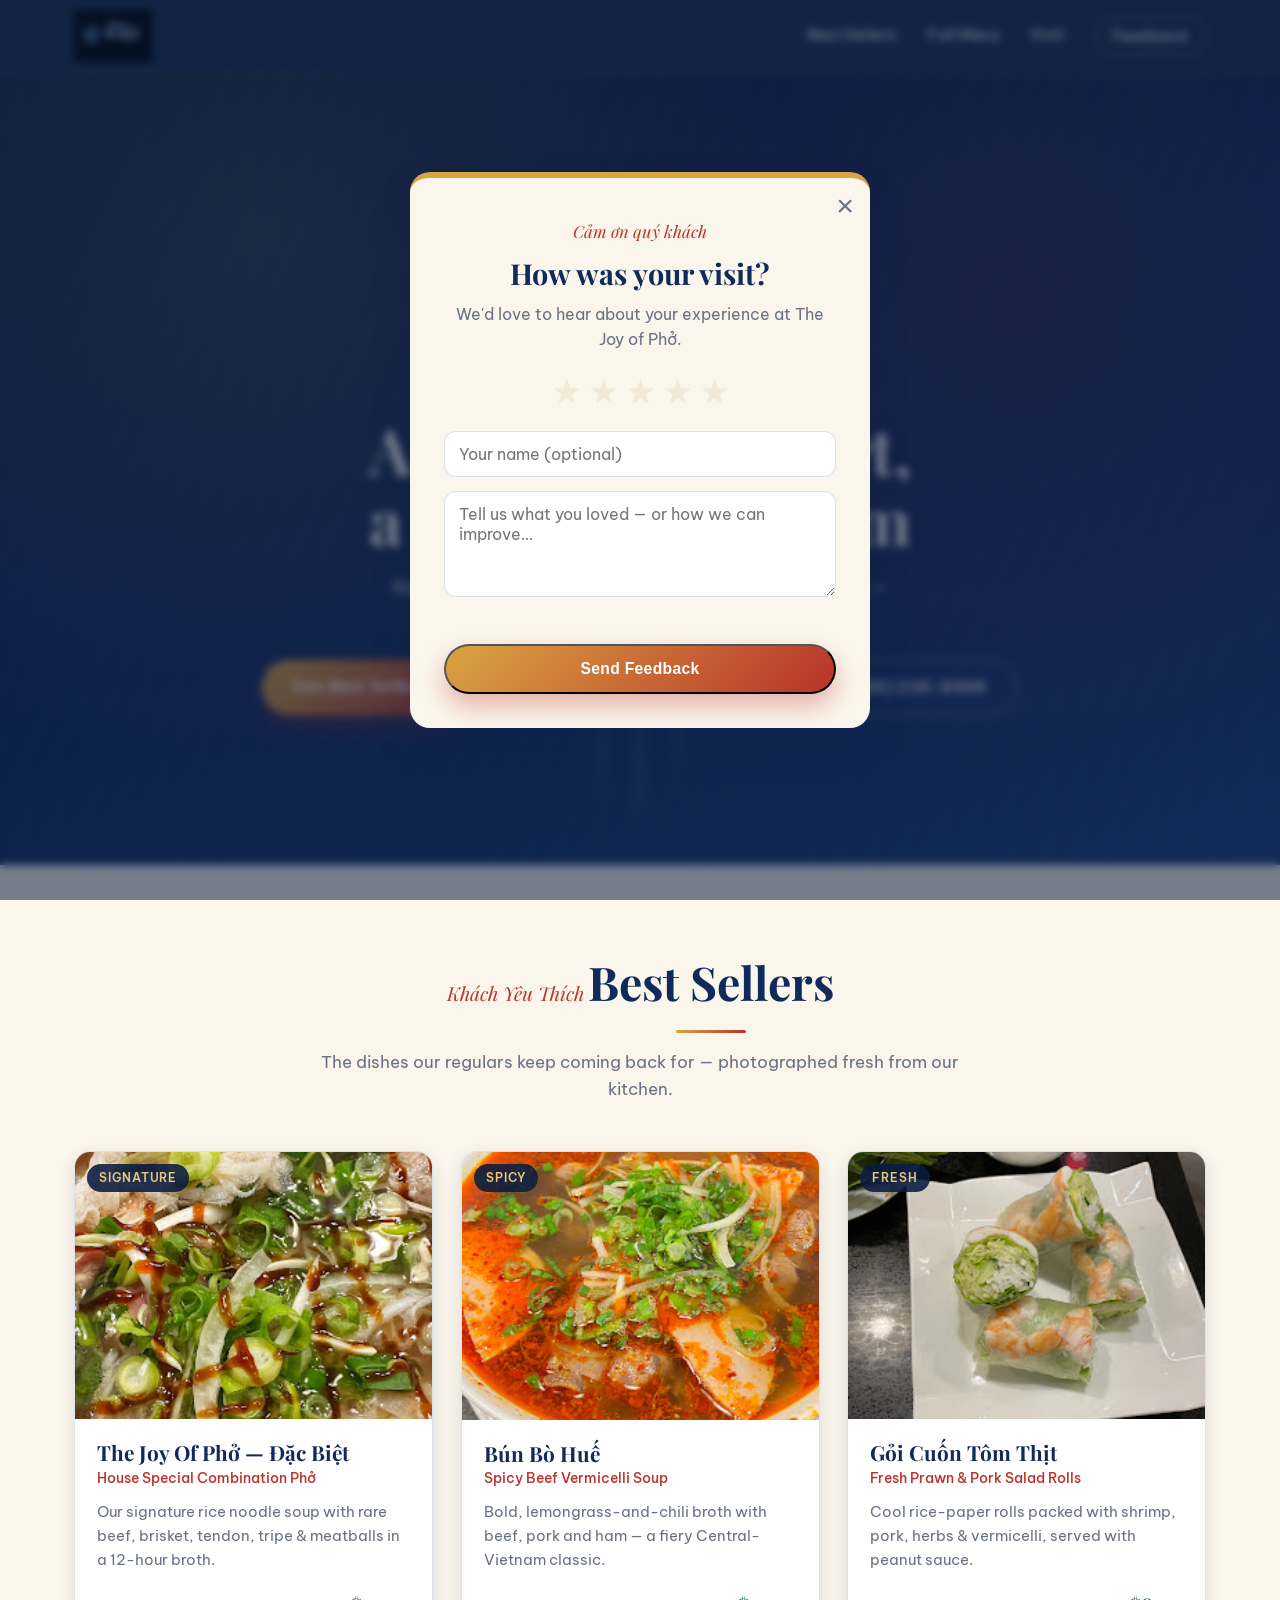
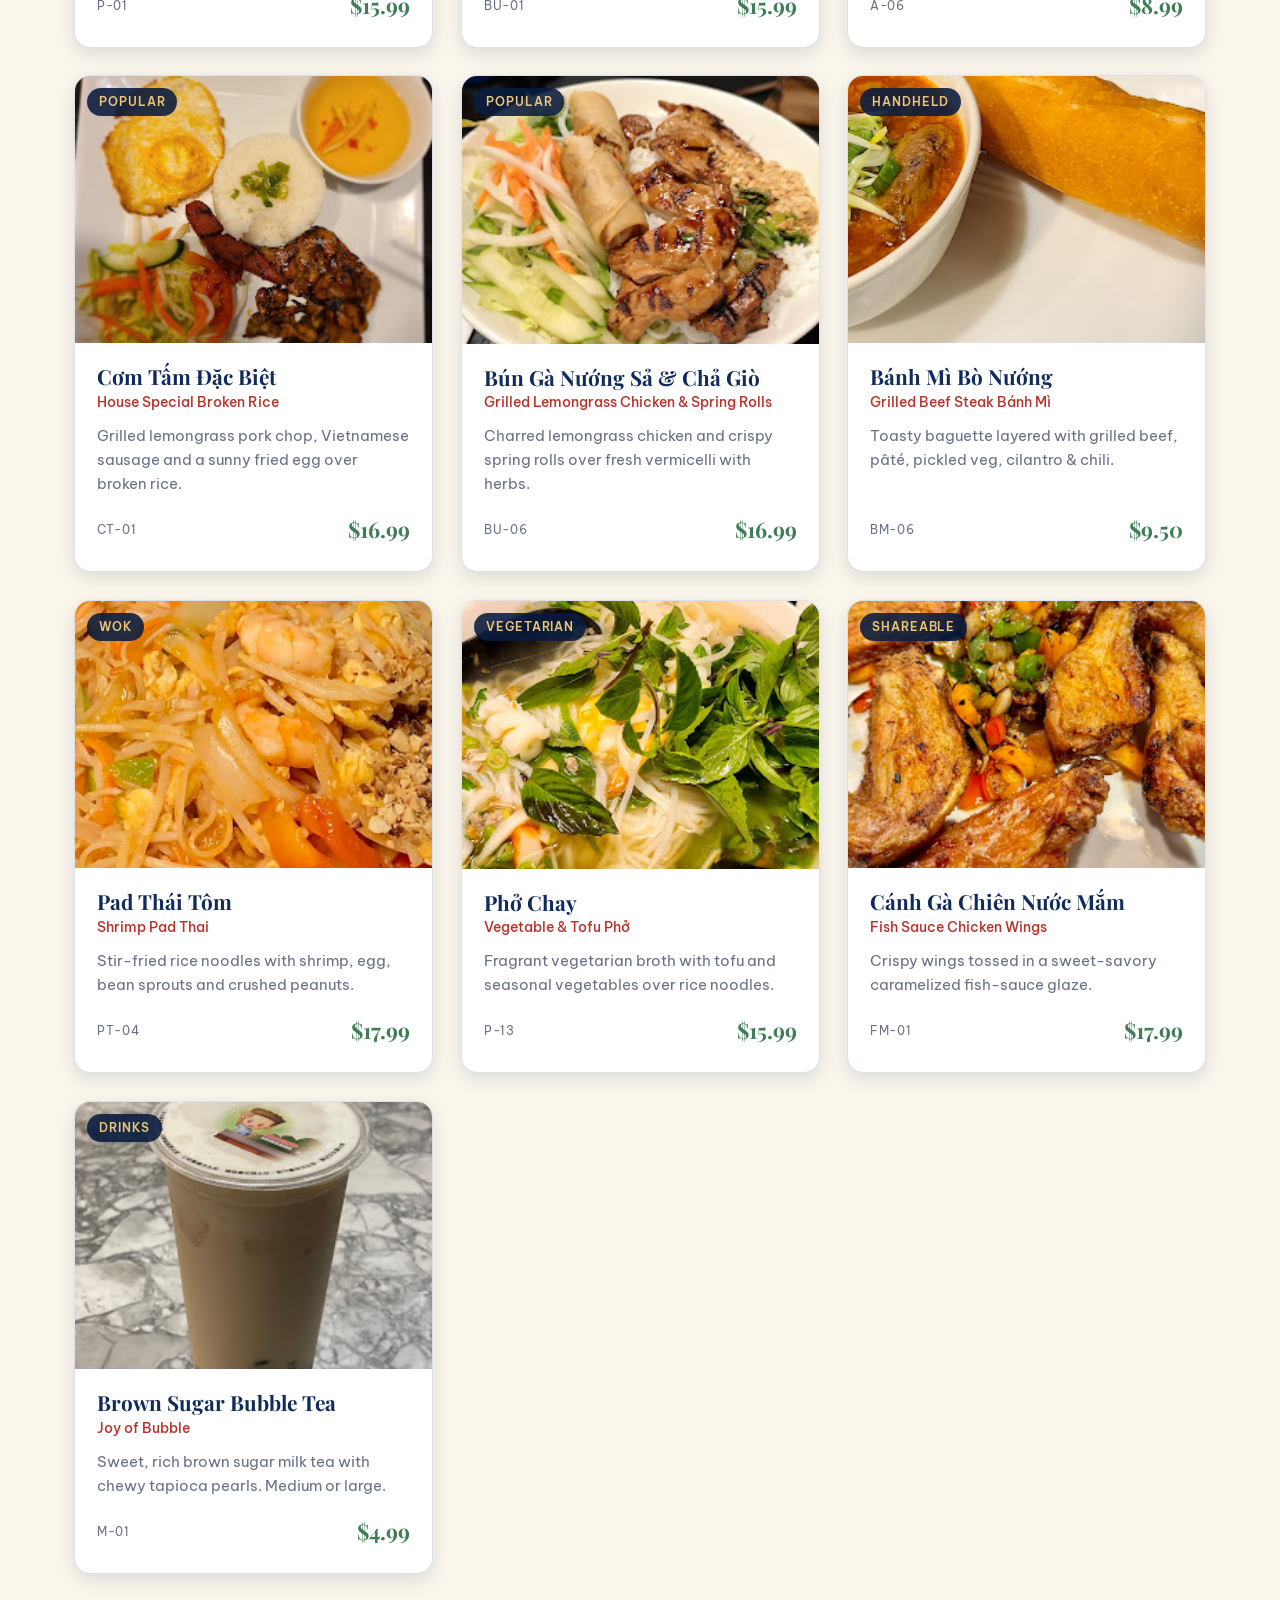
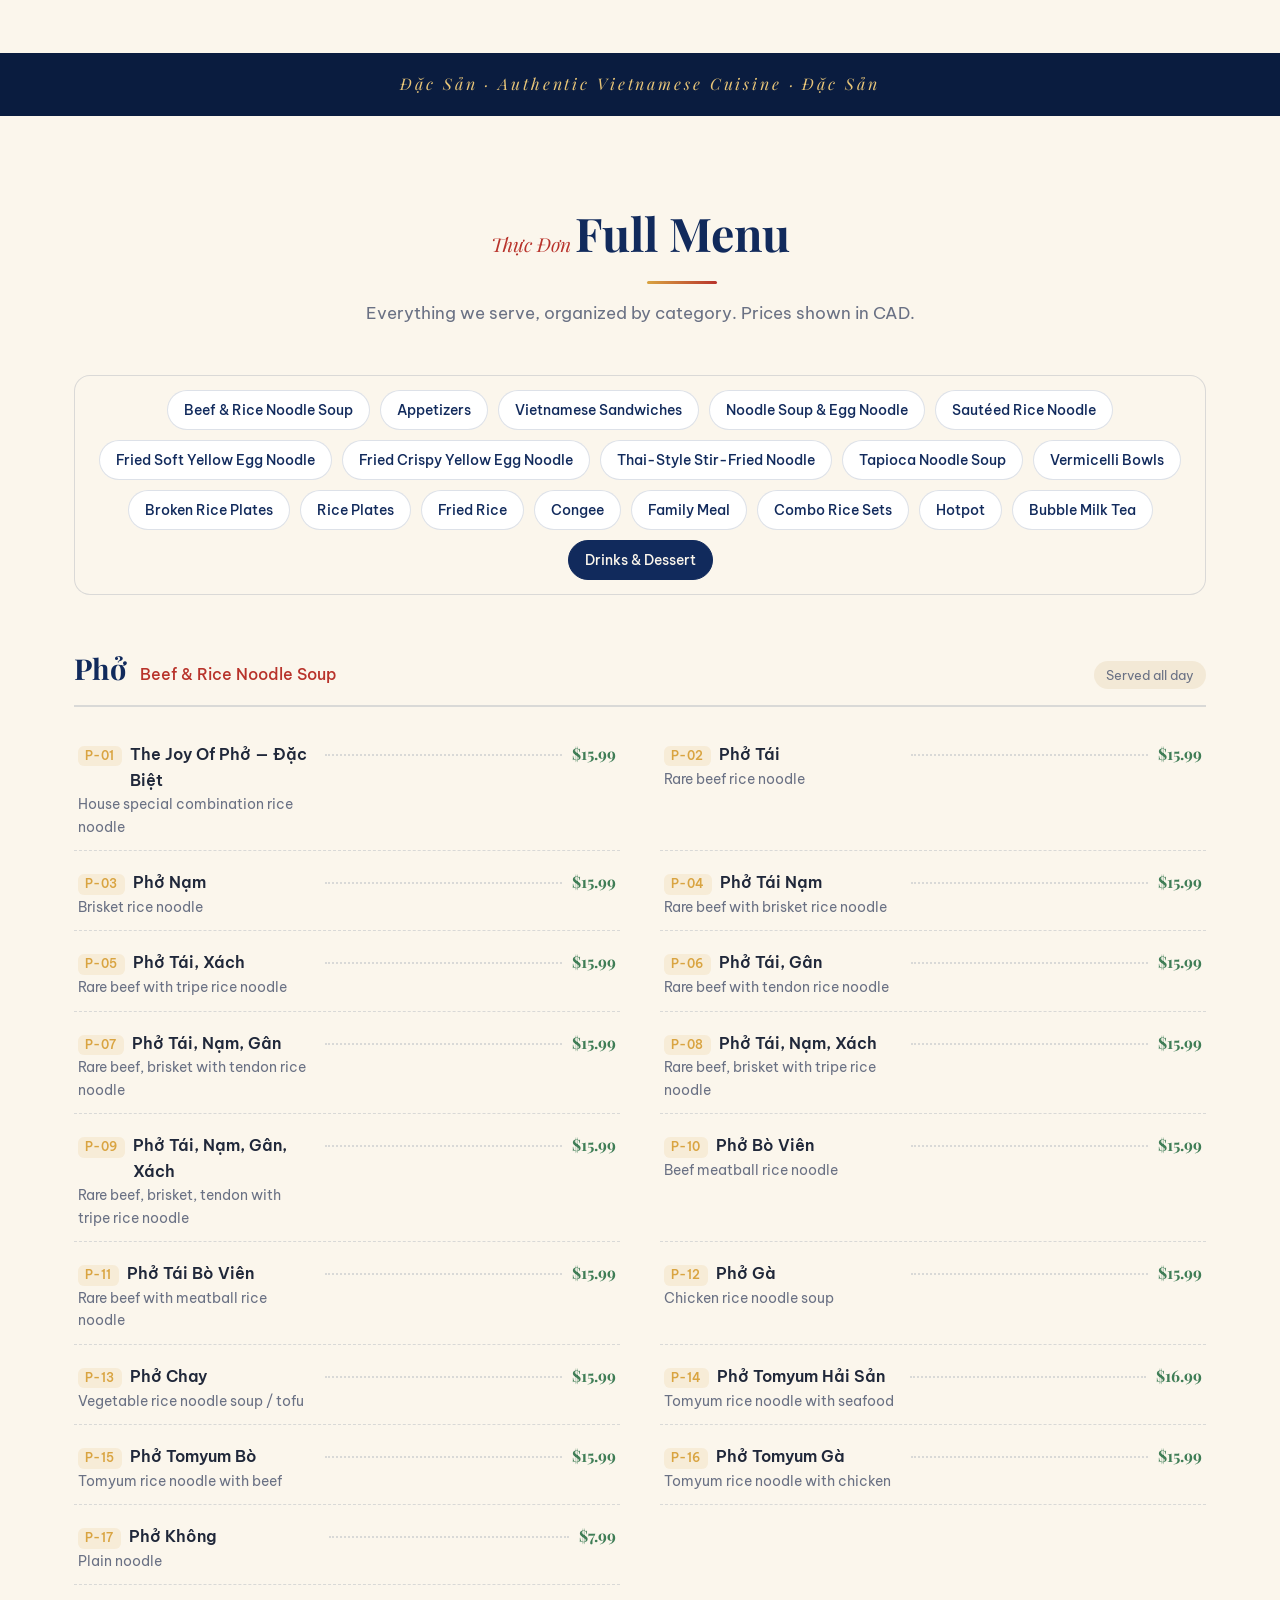
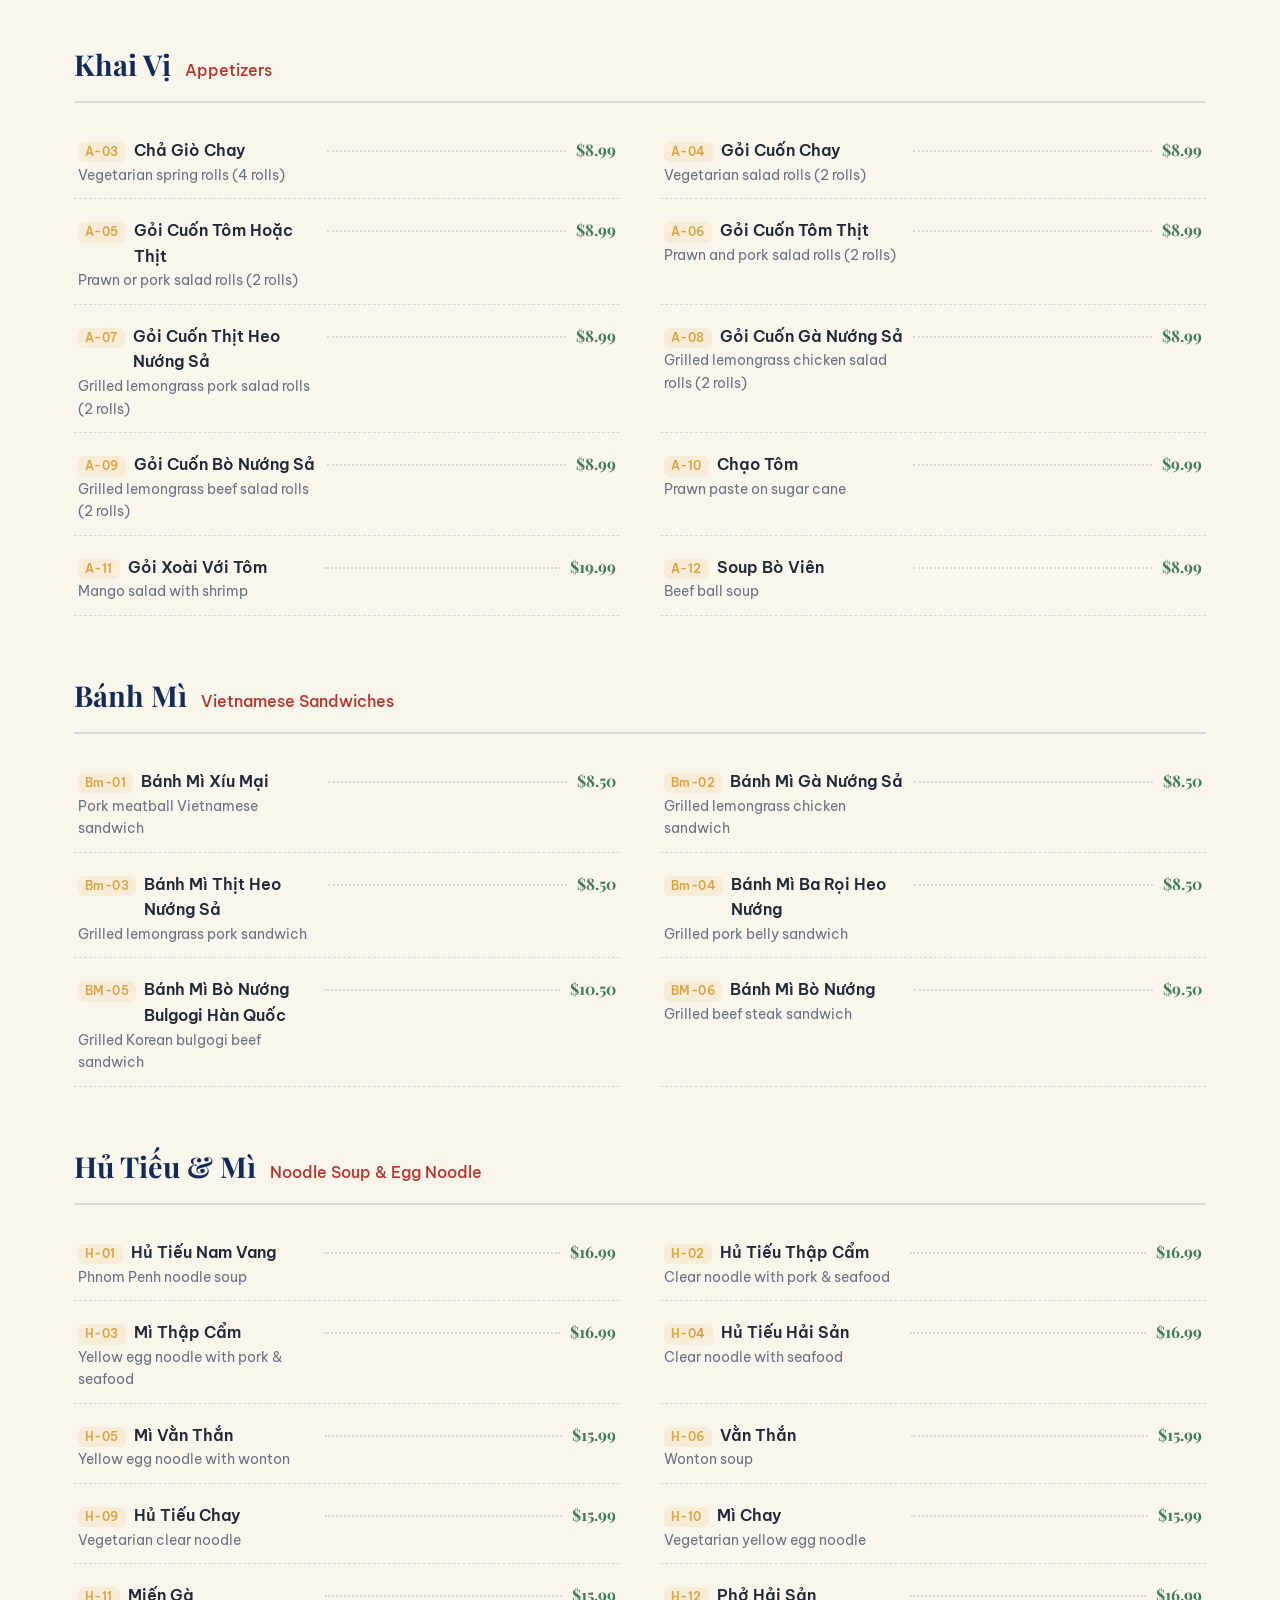
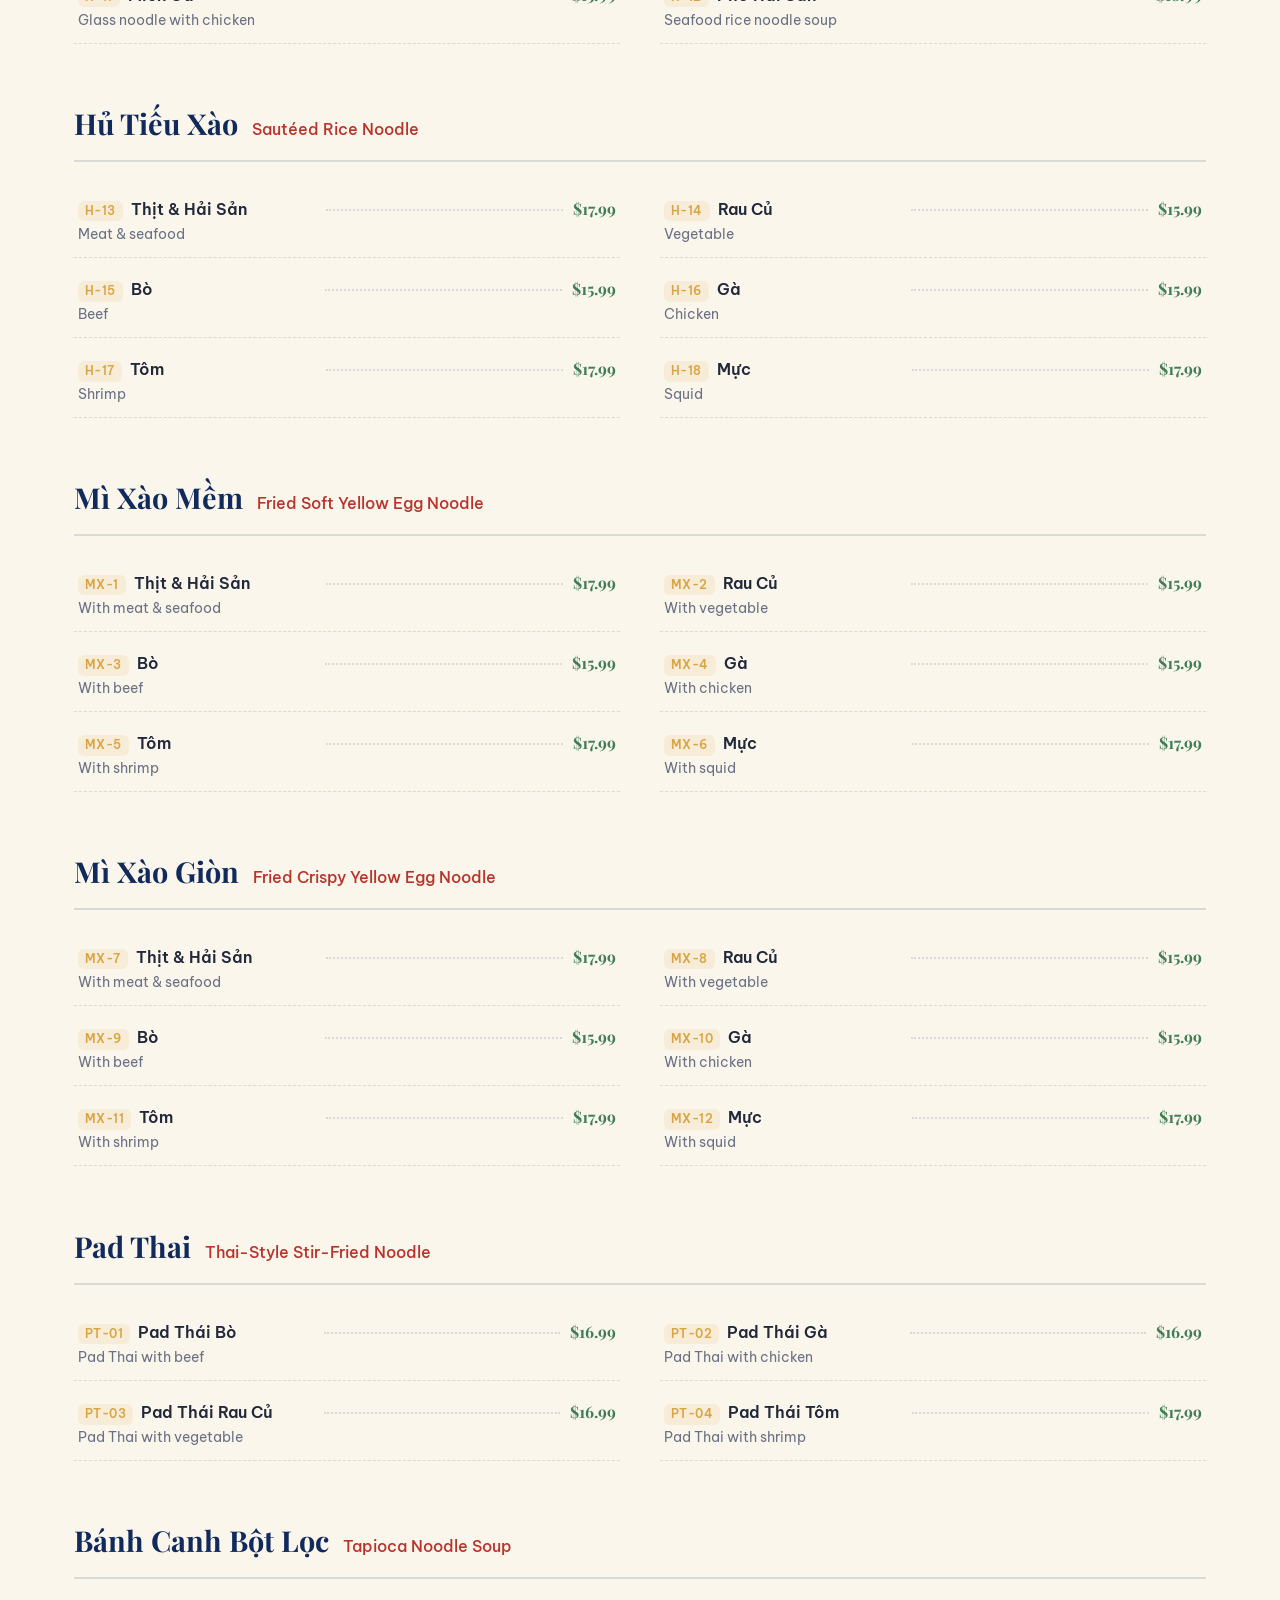
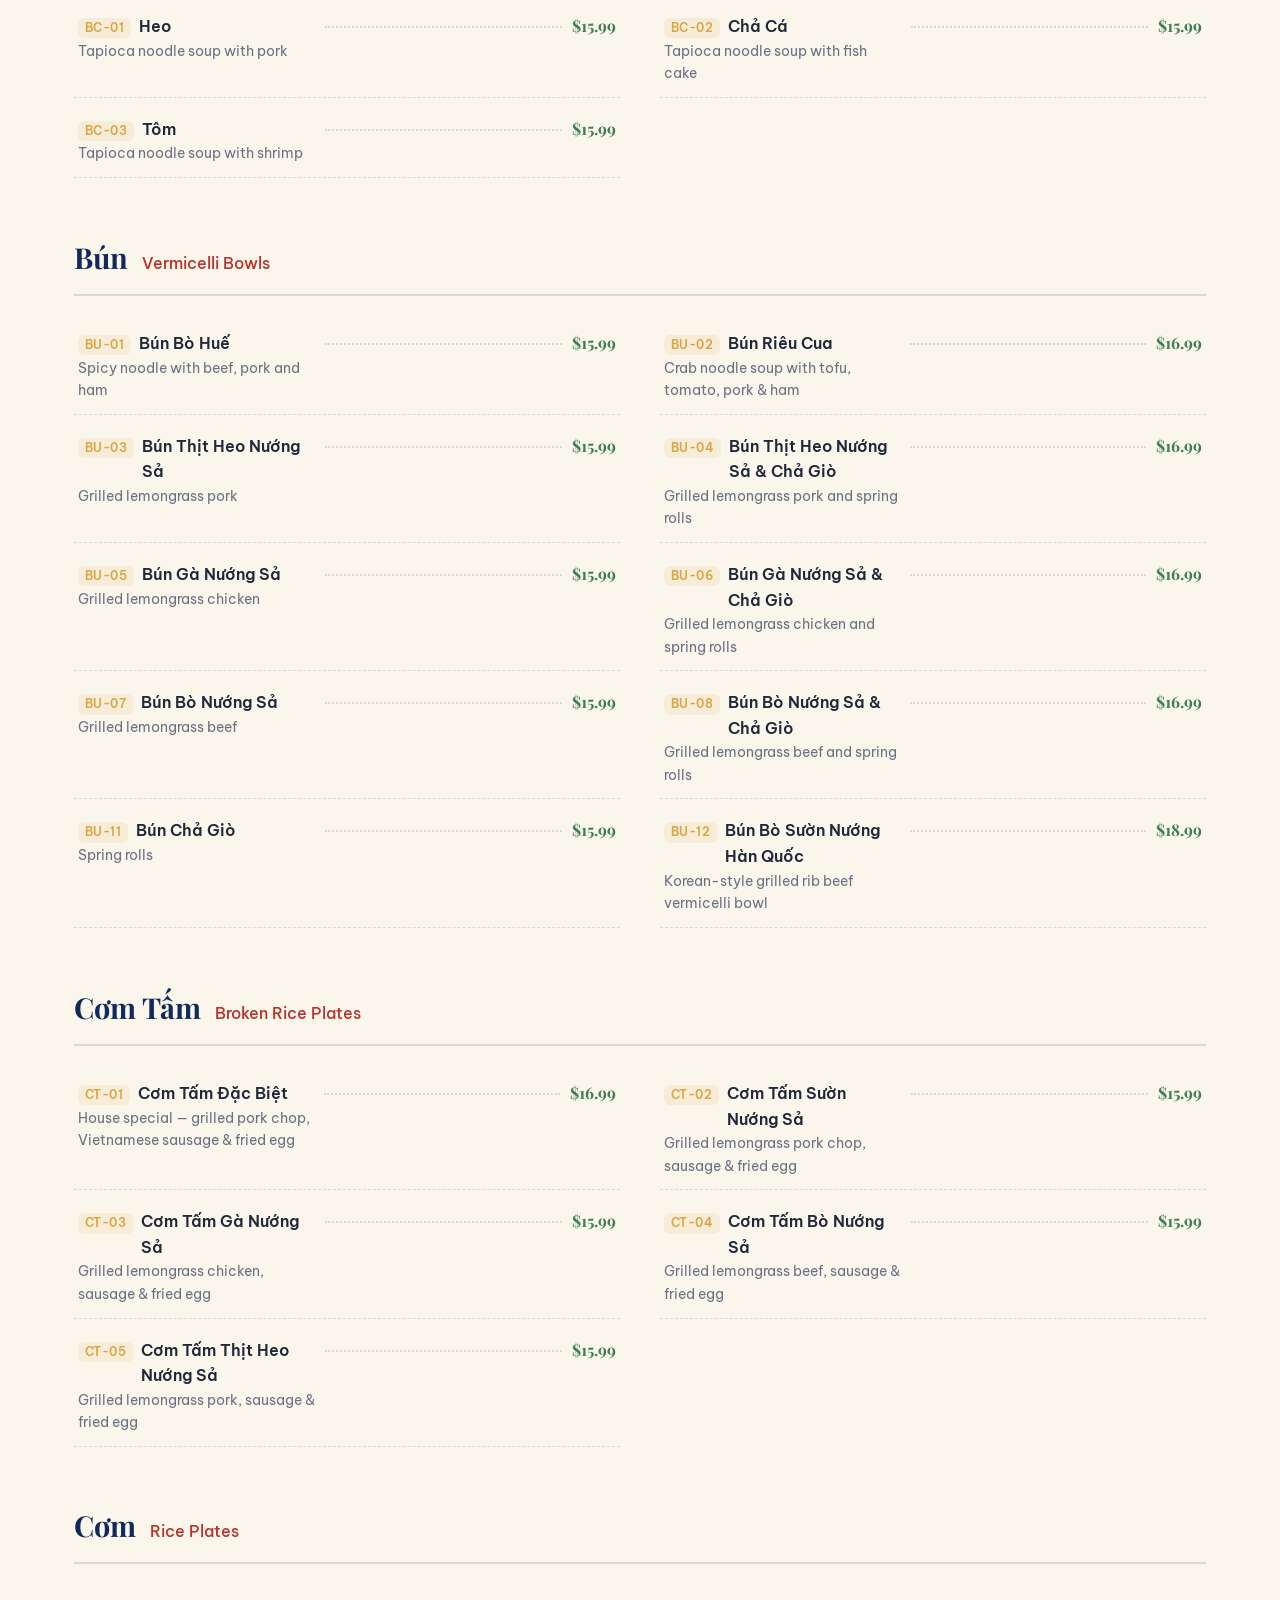
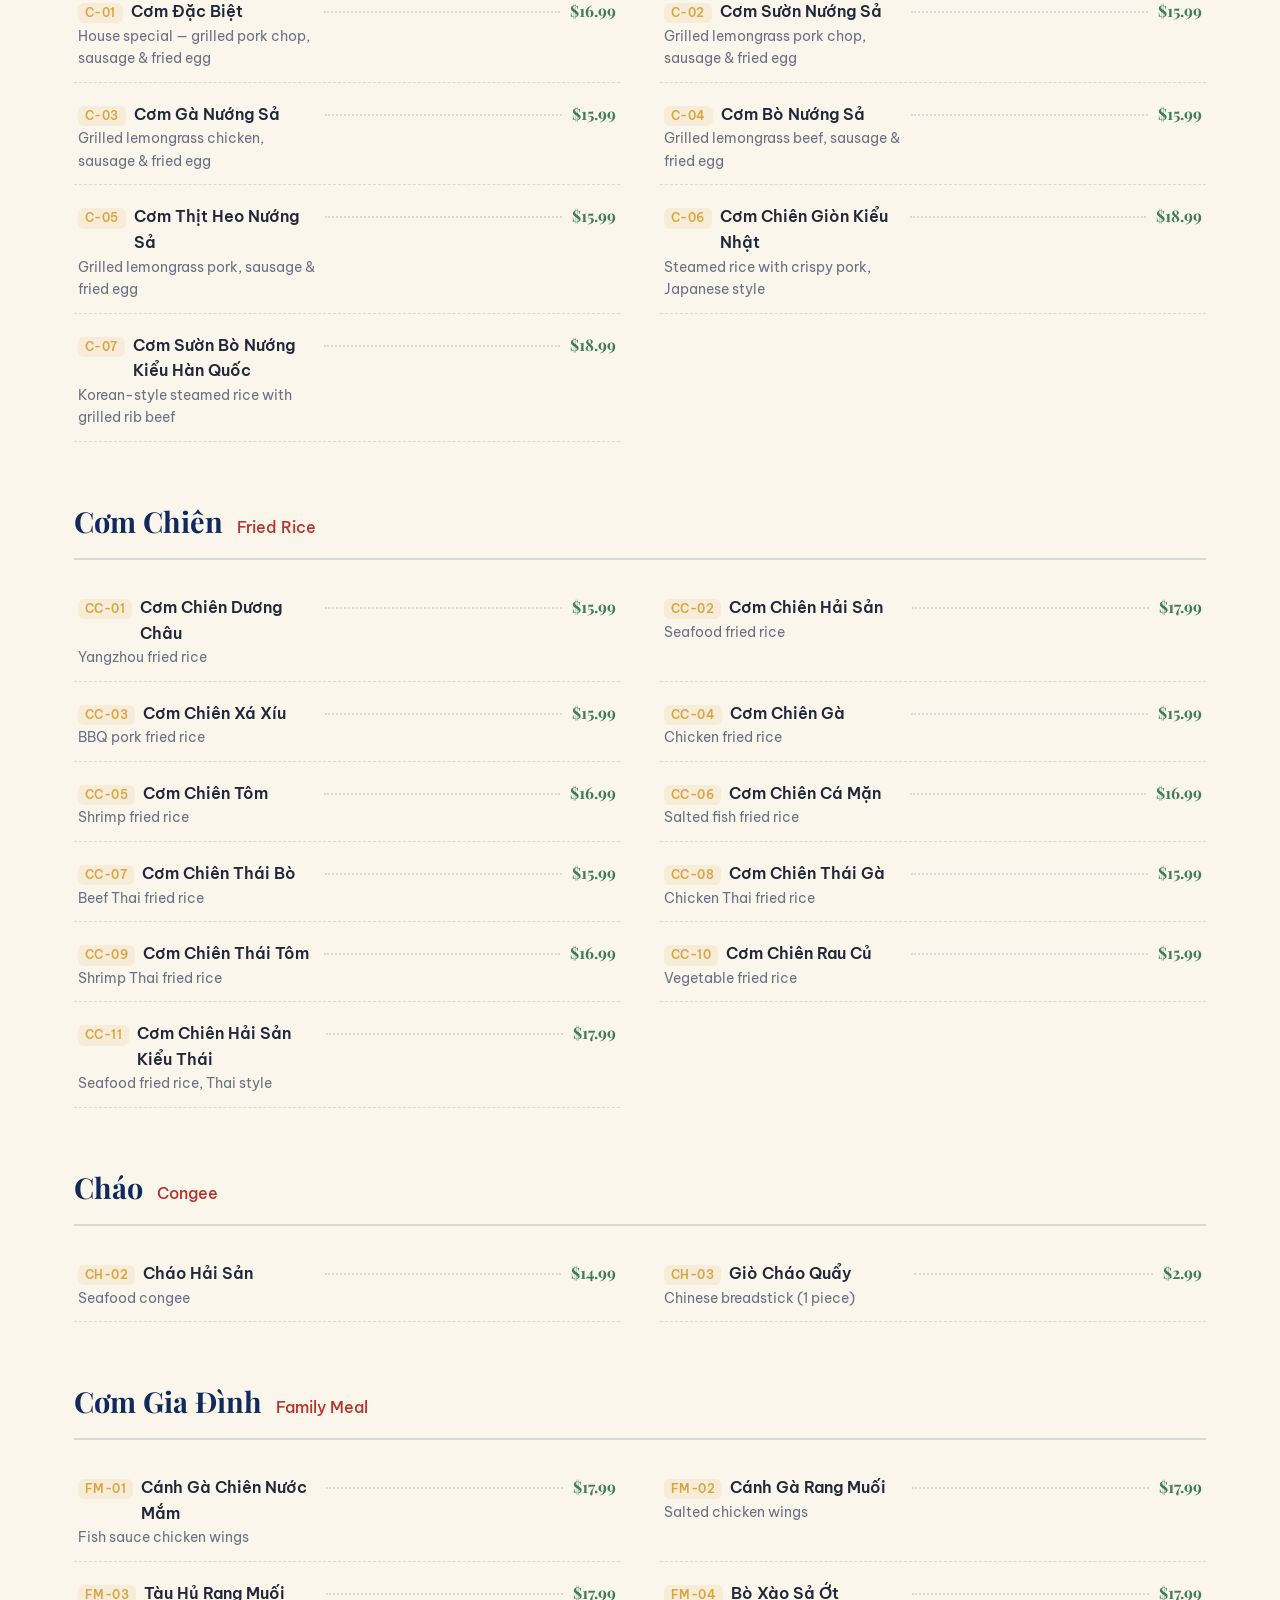
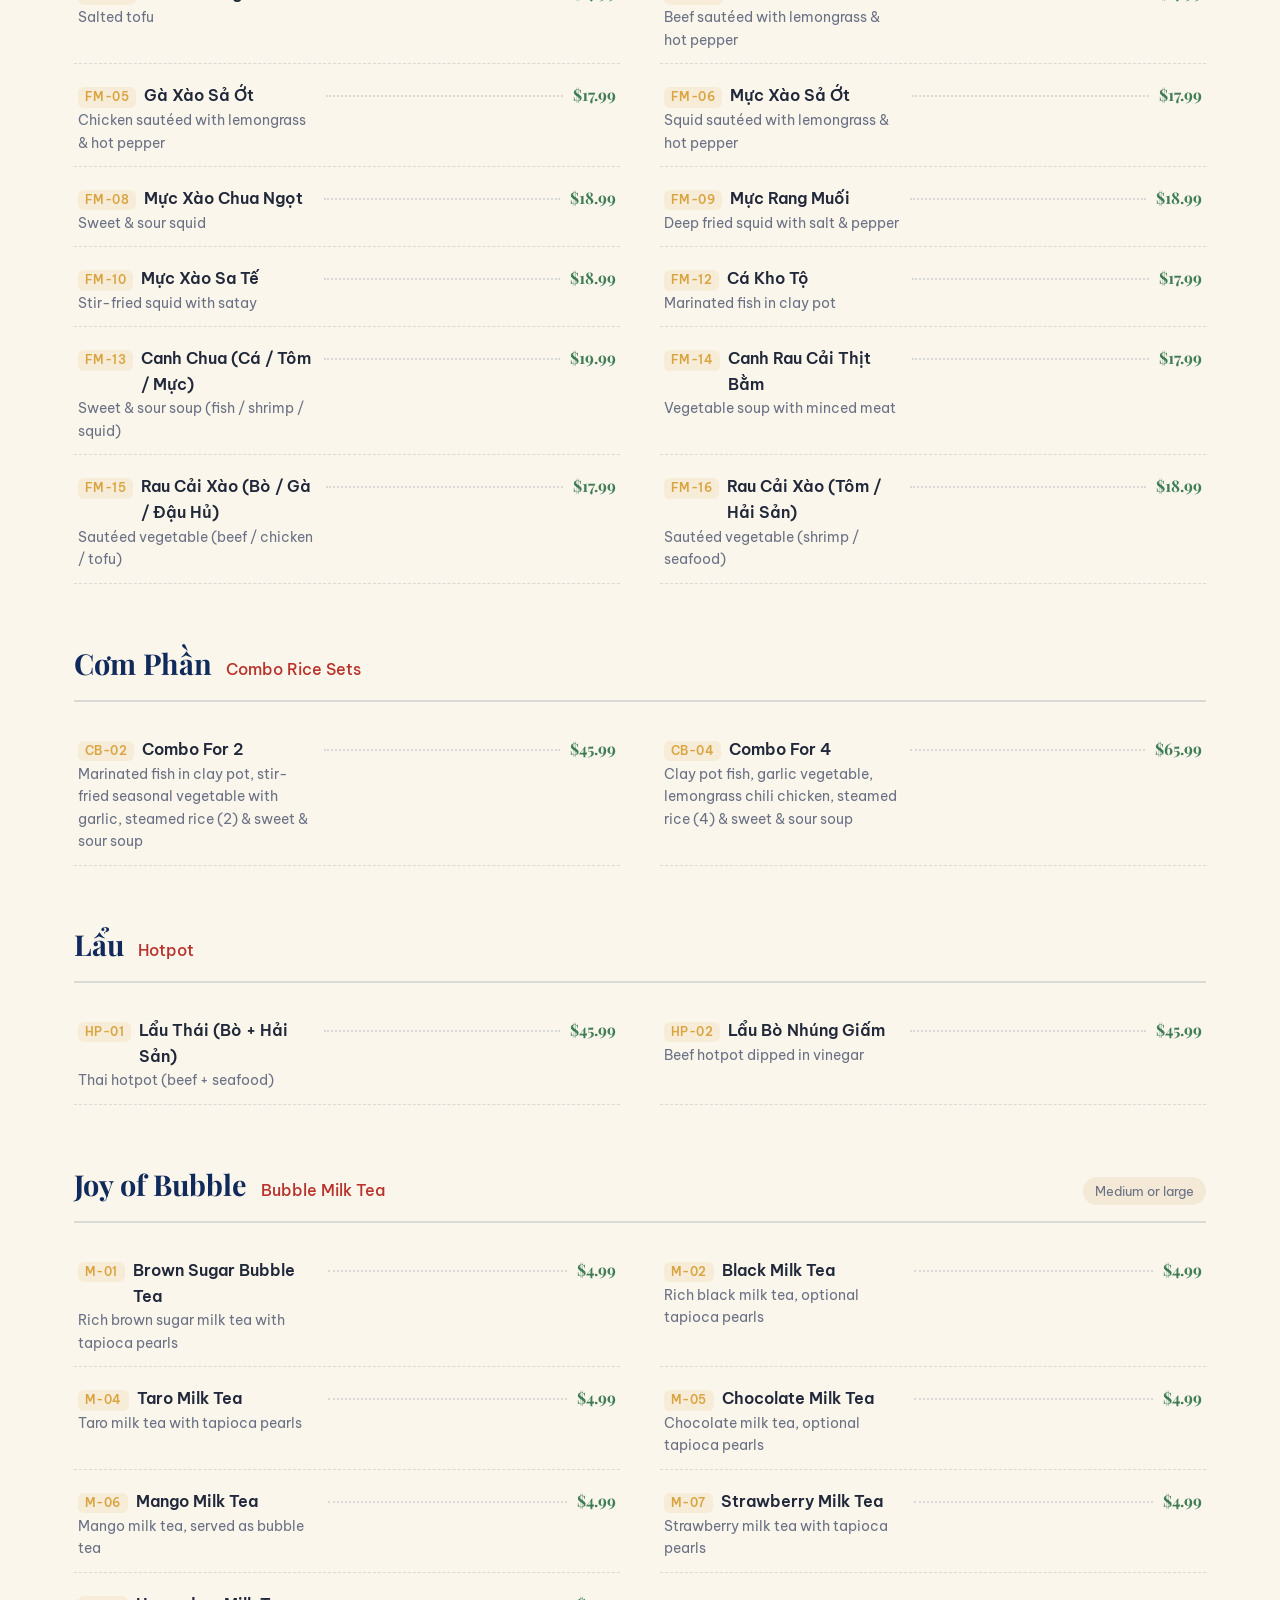
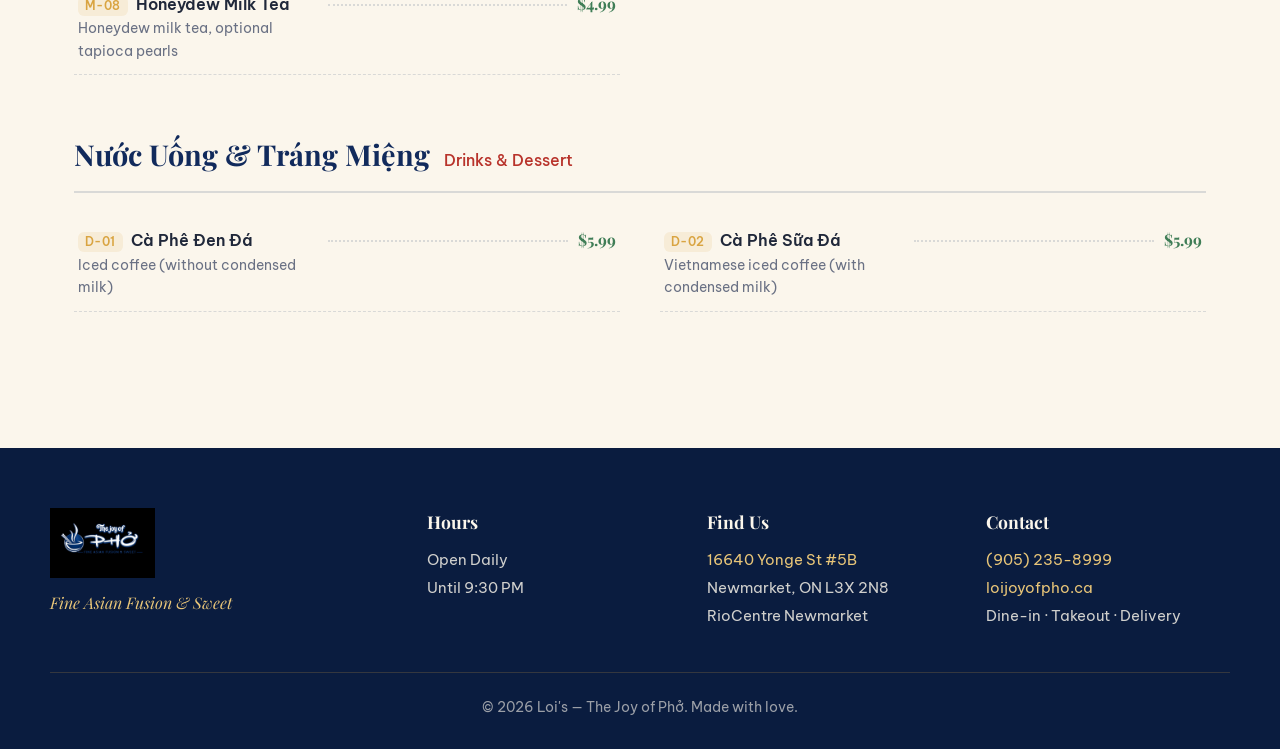
<file: index.html>
<!DOCTYPE html>
<html lang="en">
<head>
  <meta charset="UTF-8" />
  <meta name="viewport" content="width=device-width, initial-scale=1.0, viewport-fit=cover" />
  <title>Loi's — The Joy of Phở | Fine Asian Fusion</title>
  <meta name="description" content="Loi's — The Joy of Phở. Authentic Vietnamese pho, banh mi, vermicelli bowls, broken rice and bubble tea. Fine Asian fusion & sweet." />
  <meta name="theme-color" content="#0a1c3f" />
  <meta name="mobile-web-app-capable" content="yes" />
  <meta name="apple-mobile-web-app-capable" content="yes" />
  <meta name="apple-mobile-web-app-status-bar-style" content="black-translucent" />
  <meta name="apple-mobile-web-app-title" content="Joy of Phở" />
  <link rel="apple-touch-icon" href="assets/brand/logo.png" />
  <link rel="preconnect" href="https://fonts.googleapis.com" />
  <link rel="preconnect" href="https://fonts.gstatic.com" crossorigin />
  <link href="https://fonts.googleapis.com/css2?family=Playfair+Display:ital,wght@0,500;0,700;1,500&family=Be+Vietnam+Pro:wght@300;400;500;600;700&display=swap" rel="stylesheet" />
  <link rel="icon" type="image/png" href="assets/brand/logo.png" />
  <link rel="stylesheet" href="css/styles.css" />
</head>
<body>
  <!-- Top nav -->
  <header class="site-header" id="top">
    <div class="nav-inner">
      <a class="brand" href="#top">
        <img src="assets/brand/logo.png" alt="Loi's The Joy of Phở logo" />
      </a>
      <nav class="nav-links" id="navLinks">
        <a href="#best-sellers">Best Sellers</a>
        <a href="#menu">Full Menu</a>
        <a href="#visit">Visit</a>
        <a href="feedback.html" class="nav-feedback">Feedback</a>
      </nav>
      <button class="nav-toggle" id="navToggle" aria-label="Toggle navigation">
        <span></span><span></span><span></span>
      </button>
    </div>
  </header>

  <!-- Hero -->
  <section class="hero">
    <div class="hero-overlay"></div>
    <div class="hero-content">
      <img class="hero-logo" src="assets/brand/logo.png" alt="Loi's The Joy of Phở" />
      <p class="hero-kicker">Fine Asian Fusion &amp; Sweet</p>
      <h1 class="hero-title">A bowl of comfort,<br />a taste of Việt Nam</h1>
      <p class="hero-sub">
        Slow-simmered broths, fresh herbs and family recipes — served with joy, all day long.
      </p>
      <div class="hero-actions">
        <a class="btn btn-primary" href="#best-sellers">See Best Sellers</a>
        <a class="btn btn-ghost" href="#menu">Browse Full Menu</a>
        <a class="btn btn-ghost" href="tel:+19052358999">Call to Order · (905) 235-8999</a>
      </div>
    </div>
    <div class="steam-wrap" aria-hidden="true">
      <span class="steam"></span><span class="steam"></span><span class="steam"></span>
    </div>
  </section>

  <!-- Best sellers -->
  <section class="section best-sellers" id="best-sellers">
    <div class="section-head">
      <span class="eyebrow">Khách Yêu Thích</span>
      <h2 class="section-title">Best Sellers</h2>
      <p class="section-desc">The dishes our regulars keep coming back for — photographed fresh from our kitchen.</p>
    </div>
    <div class="bestseller-grid" id="bestSellerGrid"><!-- injected by JS --></div>
  </section>

  <!-- Divider -->
  <div class="band">
    <span class="band-text">Đặc Sản · Authentic Vietnamese Cuisine · Đặc Sản</span>
  </div>

  <!-- Full menu -->
  <section class="section menu" id="menu">
    <div class="section-head">
      <span class="eyebrow">Thực Đơn</span>
      <h2 class="section-title">Full Menu</h2>
      <p class="section-desc">Everything we serve, organized by category. Prices shown in CAD.</p>
    </div>

    <nav class="cat-nav" id="catNav"><!-- injected by JS --></nav>

    <div class="menu-list" id="menuList"><!-- injected by JS --></div>
  </section>

  <!-- Visit / footer -->
  <footer class="site-footer" id="visit">
    <div class="footer-inner">
      <div class="footer-brand">
        <img src="assets/brand/logo.png" alt="Loi's The Joy of Phở" />
        <p>Fine Asian Fusion &amp; Sweet</p>
      </div>
      <div class="footer-col">
        <h3>Hours</h3>
        <p>Open Daily</p>
        <p>Until 9:30 PM</p>
      </div>
      <div class="footer-col">
        <h3>Find Us</h3>
        <p><a href="https://maps.google.com/?q=16640+Yonge+St+5B+Newmarket+ON+L3X+2N8" target="_blank" rel="noopener">16640 Yonge St #5B</a></p>
        <p>Newmarket, ON L3X 2N8</p>
        <p>RioCentre Newmarket</p>
      </div>
      <div class="footer-col">
        <h3>Contact</h3>
        <p><a href="tel:+19052358999">(905) 235-8999</a></p>
        <p><a href="https://loijoyofpho.ca" target="_blank" rel="noopener">loijoyofpho.ca</a></p>
        <p>Dine-in · Takeout · Delivery</p>
      </div>
    </div>
    <p class="footer-note">© <span id="year"></span> Loi's — The Joy of Phở. Made with love.</p>
  </footer>

  <!-- Feedback popup -->
  <div class="modal-overlay" id="feedbackModal" aria-hidden="true">
    <div class="modal" role="dialog" aria-modal="true" aria-labelledby="feedbackTitle">
      <button class="modal-close" id="feedbackClose" aria-label="Close feedback">&times;</button>
      <div class="modal-body" id="feedbackFormWrap">
        <span class="modal-eyebrow">Cảm ơn quý khách</span>
        <h2 class="modal-title" id="feedbackTitle">How was your visit?</h2>
        <p class="modal-sub">We'd love to hear about your experience at The Joy of Phở.</p>

        <form id="feedbackForm" novalidate>
          <div class="rating" id="ratingStars" role="radiogroup" aria-label="Star rating">
            <button type="button" class="star" data-value="1" aria-label="1 star">&#9733;</button>
            <button type="button" class="star" data-value="2" aria-label="2 stars">&#9733;</button>
            <button type="button" class="star" data-value="3" aria-label="3 stars">&#9733;</button>
            <button type="button" class="star" data-value="4" aria-label="4 stars">&#9733;</button>
            <button type="button" class="star" data-value="5" aria-label="5 stars">&#9733;</button>
          </div>

          <div class="field-row">
            <input type="text" id="fbName" placeholder="Your name (optional)" autocomplete="name" />
          </div>
          <div class="field-row">
            <textarea id="fbMessage" rows="4" placeholder="Tell us what you loved — or how we can improve…"></textarea>
          </div>
          <p class="form-error" id="fbError"></p>
          <button type="submit" class="btn btn-primary modal-submit">Send Feedback</button>
        </form>
      </div>

      <div class="modal-body modal-thanks" id="feedbackThanks" hidden>
        <div class="thanks-mark">&#10003;</div>
        <h2 class="modal-title">Cảm ơn!</h2>
        <p class="modal-sub">Thank you for your feedback — we hope to see you again soon.</p>
        <button type="button" class="btn btn-primary" id="feedbackDone">Close</button>
      </div>
    </div>
  </div>

  <!-- Mobile quick-call button -->
  <a class="fab-call" href="tel:+19052358999" aria-label="Call to order">
    <svg viewBox="0 0 24 24" aria-hidden="true"><path d="M6.6 10.8c1.4 2.8 3.8 5.2 6.6 6.6l2.2-2.2c.3-.3.7-.4 1-.2 1.1.4 2.3.6 3.6.6.6 0 1 .4 1 1V20c0 .6-.4 1-1 1C10.6 21 3 13.4 3 4c0-.6.4-1 1-1h3.4c.6 0 1 .4 1 1 0 1.3.2 2.5.6 3.6.1.4 0 .8-.3 1l-2.1 2.2z"/></svg>
    <span>Call</span>
  </a>

  <script src="js/menu-data.js"></script>
  <script src="js/app.js"></script>
</body>
</html>
</file>
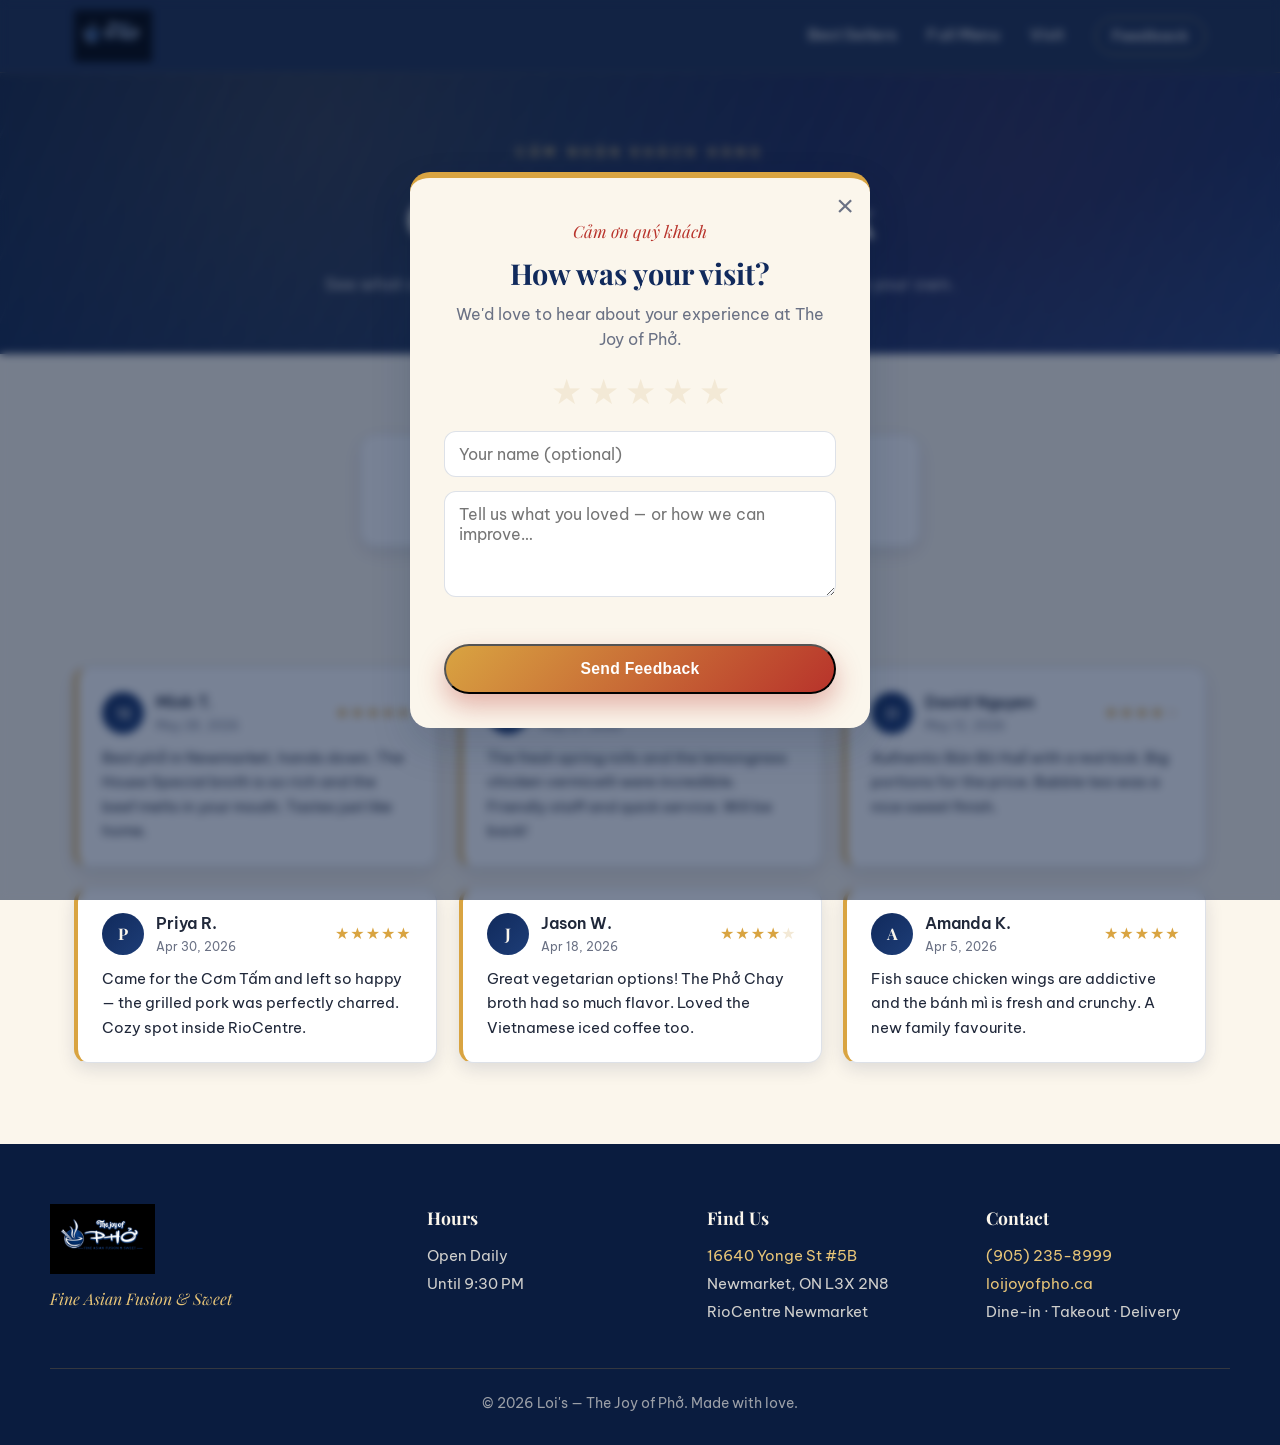
<file: feedback.html>
<!DOCTYPE html>
<html lang="en">
<head>
  <meta charset="UTF-8" />
  <meta name="viewport" content="width=device-width, initial-scale=1.0, viewport-fit=cover" />
  <title>Customer Feedback | Loi's — The Joy of Phở</title>
  <meta name="description" content="Read reviews from guests of Loi's — The Joy of Phở, and share your own experience." />
  <meta name="theme-color" content="#0a1c3f" />
  <meta name="mobile-web-app-capable" content="yes" />
  <meta name="apple-mobile-web-app-capable" content="yes" />
  <meta name="apple-mobile-web-app-status-bar-style" content="black-translucent" />
  <meta name="apple-mobile-web-app-title" content="Joy of Phở" />
  <link rel="apple-touch-icon" href="assets/brand/logo.png" />
  <link rel="preconnect" href="https://fonts.googleapis.com" />
  <link rel="preconnect" href="https://fonts.gstatic.com" crossorigin />
  <link href="https://fonts.googleapis.com/css2?family=Playfair+Display:ital,wght@0,500;0,700;1,500&family=Be+Vietnam+Pro:wght@300;400;500;600;700&display=swap" rel="stylesheet" />
  <link rel="icon" type="image/png" href="assets/brand/logo.png" />
  <link rel="stylesheet" href="css/styles.css" />
</head>
<body>
  <!-- Top nav -->
  <header class="site-header" id="top">
    <div class="nav-inner">
      <a class="brand" href="index.html">
        <img src="assets/brand/logo.png" alt="Loi's The Joy of Phở logo" />
      </a>
      <nav class="nav-links" id="navLinks">
        <a href="index.html#best-sellers">Best Sellers</a>
        <a href="index.html#menu">Full Menu</a>
        <a href="index.html#visit">Visit</a>
        <a href="feedback.html" class="nav-feedback" aria-current="page">Feedback</a>
      </nav>
      <button class="nav-toggle" id="navToggle" aria-label="Toggle navigation">
        <span></span><span></span><span></span>
      </button>
    </div>
  </header>

  <!-- Page hero -->
  <section class="page-hero">
    <div class="page-hero-content">
      <p class="hero-kicker">Cảm Nhận Khách Hàng</p>
      <h1 class="page-hero-title">Customer Feedback</h1>
      <p class="page-hero-sub">See what our guests are saying about The Joy of Phở — and share your own.</p>
    </div>
  </section>

  <!-- Feedback / reviews -->
  <section class="section feedback-section" id="feedback">
    <div class="feedback-summary" id="feedbackSummary"><!-- injected by JS --></div>

    <div class="feedback-cta">
      <button class="btn btn-primary" id="openFeedbackBtn">Leave a Review</button>
    </div>

    <div class="review-grid" id="reviewGrid"><!-- injected by JS --></div>
  </section>

  <!-- Footer -->
  <footer class="site-footer">
    <div class="footer-inner">
      <div class="footer-brand">
        <img src="assets/brand/logo.png" alt="Loi's The Joy of Phở" />
        <p>Fine Asian Fusion &amp; Sweet</p>
      </div>
      <div class="footer-col">
        <h3>Hours</h3>
        <p>Open Daily</p>
        <p>Until 9:30 PM</p>
      </div>
      <div class="footer-col">
        <h3>Find Us</h3>
        <p><a href="https://maps.google.com/?q=16640+Yonge+St+5B+Newmarket+ON+L3X+2N8" target="_blank" rel="noopener">16640 Yonge St #5B</a></p>
        <p>Newmarket, ON L3X 2N8</p>
        <p>RioCentre Newmarket</p>
      </div>
      <div class="footer-col">
        <h3>Contact</h3>
        <p><a href="tel:+19052358999">(905) 235-8999</a></p>
        <p><a href="https://loijoyofpho.ca" target="_blank" rel="noopener">loijoyofpho.ca</a></p>
        <p>Dine-in · Takeout · Delivery</p>
      </div>
    </div>
    <p class="footer-note">© <span id="year"></span> Loi's — The Joy of Phở. Made with love.</p>
  </footer>

  <!-- Feedback popup -->
  <div class="modal-overlay" id="feedbackModal" aria-hidden="true">
    <div class="modal" role="dialog" aria-modal="true" aria-labelledby="feedbackTitle">
      <button class="modal-close" id="feedbackClose" aria-label="Close feedback">&times;</button>
      <div class="modal-body" id="feedbackFormWrap">
        <span class="modal-eyebrow">Cảm ơn quý khách</span>
        <h2 class="modal-title" id="feedbackTitle">How was your visit?</h2>
        <p class="modal-sub">We'd love to hear about your experience at The Joy of Phở.</p>

        <form id="feedbackForm" novalidate>
          <div class="rating" id="ratingStars" role="radiogroup" aria-label="Star rating">
            <button type="button" class="star" data-value="1" aria-label="1 star">&#9733;</button>
            <button type="button" class="star" data-value="2" aria-label="2 stars">&#9733;</button>
            <button type="button" class="star" data-value="3" aria-label="3 stars">&#9733;</button>
            <button type="button" class="star" data-value="4" aria-label="4 stars">&#9733;</button>
            <button type="button" class="star" data-value="5" aria-label="5 stars">&#9733;</button>
          </div>

          <div class="field-row">
            <input type="text" id="fbName" placeholder="Your name (optional)" autocomplete="name" />
          </div>
          <div class="field-row">
            <textarea id="fbMessage" rows="4" placeholder="Tell us what you loved — or how we can improve…"></textarea>
          </div>
          <p class="form-error" id="fbError"></p>
          <button type="submit" class="btn btn-primary modal-submit">Send Feedback</button>
        </form>
      </div>

      <div class="modal-body modal-thanks" id="feedbackThanks" hidden>
        <div class="thanks-mark">&#10003;</div>
        <h2 class="modal-title">Cảm ơn!</h2>
        <p class="modal-sub">Thank you for your feedback — we hope to see you again soon.</p>
        <button type="button" class="btn btn-primary" id="feedbackDone">Close</button>
      </div>
    </div>
  </div>

  <!-- Mobile quick-call button -->
  <a class="fab-call" href="tel:+19052358999" aria-label="Call to order">
    <svg viewBox="0 0 24 24" aria-hidden="true"><path d="M6.6 10.8c1.4 2.8 3.8 5.2 6.6 6.6l2.2-2.2c.3-.3.7-.4 1-.2 1.1.4 2.3.6 3.6.6.6 0 1 .4 1 1V20c0 .6-.4 1-1 1C10.6 21 3 13.4 3 4c0-.6.4-1 1-1h3.4c.6 0 1 .4 1 1 0 1.3.2 2.5.6 3.6.1.4 0 .8-.3 1l-2.1 2.2z"/></svg>
    <span>Call</span>
  </a>

  <script src="js/menu-data.js"></script>
  <script src="js/app.js"></script>
</body>
</html>
</file>
<file: css/styles.css>
/* ============================================================
   Loi's — The Joy of Phở
   Palette inspired by the logo (deep navy + white) with warm
   Vietnamese accents (lacquer red, gold, herb green, cream).
   ============================================================ */

:root {
  --navy: #112a5c;
  --navy-deep: #0a1c3f;
  --navy-soft: #1d3d77;
  --cream: #fbf6ec;
  --cream-deep: #f3e9d6;
  --gold: #d9a441;
  --gold-soft: #e8c578;
  --red: #b8332b;
  --red-deep: #8f231d;
  --herb: #3f7d56;
  --ink: #20283a;
  --muted: #6a7184;
  --line: rgba(17, 42, 92, 0.14);
  --shadow: 0 18px 40px rgba(10, 28, 63, 0.16);
  --shadow-sm: 0 6px 18px rgba(10, 28, 63, 0.12);
  --serif: "Playfair Display", Georgia, serif;
  --sans: "Be Vietnam Pro", system-ui, -apple-system, sans-serif;
  --radius: 16px;
  --max: 1180px;
}

* { box-sizing: border-box; margin: 0; padding: 0; }

html { scroll-behavior: smooth; scroll-padding-top: 84px; }

body {
  font-family: var(--sans);
  color: var(--ink);
  background: var(--cream);
  line-height: 1.6;
  -webkit-font-smoothing: antialiased;
  -webkit-tap-highlight-color: transparent;
  -webkit-text-size-adjust: 100%;
  text-size-adjust: 100%;
}

img { max-width: 100%; display: block; }
a { color: inherit; text-decoration: none; }
button, a { -webkit-tap-highlight-color: transparent; }

/* ---------- Header / Nav ---------- */
.site-header {
  position: sticky;
  top: 0;
  z-index: 50;
  background: rgba(10, 28, 63, 0.92);
  backdrop-filter: blur(10px);
  border-bottom: 1px solid rgba(217, 164, 65, 0.25);
}
.nav-inner {
  max-width: var(--max);
  margin: 0 auto;
  padding: 10px 24px;
  display: flex;
  align-items: center;
  justify-content: space-between;
}
.brand img { height: 52px; width: auto; }
.nav-links { display: flex; gap: 30px; }
.nav-links a {
  color: var(--cream);
  font-weight: 500;
  font-size: 0.95rem;
  letter-spacing: 0.02em;
  position: relative;
  padding: 6px 0;
}
.nav-links a::after {
  content: "";
  position: absolute;
  left: 0; bottom: 0;
  width: 0; height: 2px;
  background: var(--gold);
  transition: width 0.25s ease;
}
.nav-links a:hover { color: var(--gold-soft); }
.nav-links a:hover::after { width: 100%; }

.nav-feedback {
  border: 1.5px solid rgba(232, 197, 120, 0.6);
  border-radius: 999px;
  padding: 6px 16px !important;
}
.nav-feedback::after { display: none; }
.nav-feedback:hover { background: rgba(232, 197, 120, 0.14); color: var(--gold-soft); }

.nav-toggle {
  display: none;
  flex-direction: column;
  gap: 5px;
  background: none;
  border: none;
  cursor: pointer;
  padding: 6px;
}
.nav-toggle span {
  width: 26px; height: 2px;
  background: var(--cream);
  transition: 0.3s;
}

/* ---------- Hero ---------- */
.hero {
  position: relative;
  min-height: 88vh;
  display: flex;
  align-items: center;
  justify-content: center;
  text-align: center;
  padding: 80px 24px;
  background:
    radial-gradient(circle at 20% 20%, rgba(217, 164, 65, 0.18), transparent 45%),
    radial-gradient(circle at 80% 30%, rgba(184, 51, 43, 0.18), transparent 40%),
    linear-gradient(160deg, var(--navy-deep), var(--navy) 60%, var(--navy-soft));
  overflow: hidden;
}
.hero::before {
  /* subtle bamboo-stripe texture */
  content: "";
  position: absolute;
  inset: 0;
  background-image: repeating-linear-gradient(
    115deg,
    rgba(255, 255, 255, 0.03) 0px,
    rgba(255, 255, 255, 0.03) 2px,
    transparent 2px,
    transparent 26px
  );
  pointer-events: none;
}
.hero-content { position: relative; max-width: 760px; z-index: 2; }
.hero-logo {
  height: 150px;
  width: auto;
  margin: 0 auto 8px;
  filter: drop-shadow(0 10px 26px rgba(0, 0, 0, 0.45));
}
.hero-kicker {
  font-family: var(--sans);
  text-transform: uppercase;
  letter-spacing: 0.4em;
  font-size: 0.78rem;
  font-weight: 600;
  color: var(--gold-soft);
  margin-bottom: 14px;
}
.hero-title {
  font-family: var(--serif);
  color: var(--cream);
  font-size: clamp(2.2rem, 5.5vw, 4rem);
  line-height: 1.1;
  font-weight: 700;
  margin-bottom: 18px;
  text-shadow: 0 6px 24px rgba(0, 0, 0, 0.35);
}
.hero-sub {
  color: rgba(251, 246, 236, 0.85);
  font-size: 1.1rem;
  max-width: 520px;
  margin: 0 auto 30px;
}
.hero-actions { display: flex; gap: 16px; justify-content: center; flex-wrap: wrap; }

.btn {
  display: inline-block;
  padding: 14px 30px;
  border-radius: 999px;
  font-weight: 600;
  font-size: 0.98rem;
  letter-spacing: 0.02em;
  transition: transform 0.2s ease, box-shadow 0.2s ease, background 0.2s ease;
  cursor: pointer;
}
.btn-primary {
  background: linear-gradient(135deg, var(--gold), var(--red));
  color: #fff;
  box-shadow: 0 12px 26px rgba(184, 51, 43, 0.35);
}
.btn-primary:hover { transform: translateY(-2px); box-shadow: 0 16px 32px rgba(184, 51, 43, 0.45); }
.btn-ghost {
  background: transparent;
  color: var(--cream);
  border: 1.5px solid rgba(232, 197, 120, 0.6);
}
.btn-ghost:hover { background: rgba(232, 197, 120, 0.12); transform: translateY(-2px); }

/* rising steam animation */
.steam-wrap {
  position: absolute;
  bottom: 0; left: 50%;
  transform: translateX(-50%);
  display: flex; gap: 30px;
  z-index: 1;
  opacity: 0.4;
}
.steam {
  width: 8px; height: 120px;
  background: linear-gradient(to top, transparent, rgba(255,255,255,0.5));
  border-radius: 50%;
  filter: blur(6px);
  animation: rise 5s ease-in-out infinite;
}
.steam:nth-child(2) { animation-delay: 1.2s; height: 160px; }
.steam:nth-child(3) { animation-delay: 2.4s; height: 100px; }
@keyframes rise {
  0% { transform: translateY(40px) scaleX(1); opacity: 0; }
  40% { opacity: 0.6; }
  100% { transform: translateY(-40px) scaleX(1.6); opacity: 0; }
}

/* ---------- Inner page hero ---------- */
.page-hero {
  position: relative;
  text-align: center;
  padding: 70px 24px 56px;
  background:
    radial-gradient(circle at 25% 20%, rgba(217, 164, 65, 0.18), transparent 50%),
    radial-gradient(circle at 80% 30%, rgba(184, 51, 43, 0.16), transparent 45%),
    linear-gradient(160deg, var(--navy-deep), var(--navy) 70%, var(--navy-soft));
  overflow: hidden;
}
.page-hero::before {
  content: "";
  position: absolute;
  inset: 0;
  background-image: repeating-linear-gradient(
    115deg,
    rgba(255, 255, 255, 0.03) 0px,
    rgba(255, 255, 255, 0.03) 2px,
    transparent 2px,
    transparent 26px
  );
  pointer-events: none;
}
.page-hero-content { position: relative; z-index: 2; max-width: 640px; margin: 0 auto; }
.page-hero-title {
  font-family: var(--serif);
  color: var(--cream);
  font-size: clamp(2rem, 5vw, 3.2rem);
  font-weight: 700;
  margin: 6px 0 12px;
  text-shadow: 0 6px 24px rgba(0, 0, 0, 0.35);
}
.page-hero-sub { color: rgba(251, 246, 236, 0.85); font-size: 1.05rem; }

/* ---------- Sections ---------- */
.section { max-width: var(--max); margin: 0 auto; padding: 80px 24px; }
.section-head { text-align: center; max-width: 640px; margin: 0 auto 48px; }
.eyebrow {
  display: inline-block;
  font-family: var(--serif);
  font-style: italic;
  color: var(--red);
  font-size: 1.2rem;
  margin-bottom: 8px;
}
.section-title {
  font-family: var(--serif);
  font-size: clamp(2rem, 4vw, 2.9rem);
  color: var(--navy);
  font-weight: 700;
  position: relative;
  display: inline-block;
  padding-bottom: 14px;
}
.section-title::after {
  content: "";
  position: absolute;
  left: 50%; bottom: 0;
  transform: translateX(-50%);
  width: 70px; height: 3px;
  background: linear-gradient(90deg, var(--gold), var(--red));
  border-radius: 3px;
}
.section-desc { color: var(--muted); margin-top: 16px; font-size: 1.04rem; }

/* ---------- Best sellers ---------- */
.bestseller-grid {
  display: grid;
  grid-template-columns: repeat(auto-fill, minmax(290px, 1fr));
  gap: 28px;
}
.dish-card {
  background: #fff;
  border-radius: var(--radius);
  overflow: hidden;
  box-shadow: var(--shadow-sm);
  border: 1px solid var(--line);
  display: flex;
  flex-direction: column;
  transition: transform 0.25s ease, box-shadow 0.25s ease;
}
.dish-card:hover { transform: translateY(-6px); box-shadow: var(--shadow); }
.dish-photo { position: relative; aspect-ratio: 4 / 3; overflow: hidden; background: var(--cream-deep); }
.dish-photo img { width: 100%; height: 100%; object-fit: cover; transition: transform 0.5s ease; }
.dish-card:hover .dish-photo img { transform: scale(1.06); }
.dish-tag {
  position: absolute;
  top: 12px; left: 12px;
  background: rgba(10, 28, 63, 0.88);
  color: var(--gold-soft);
  font-size: 0.72rem;
  font-weight: 600;
  letter-spacing: 0.08em;
  text-transform: uppercase;
  padding: 5px 12px;
  border-radius: 999px;
}
.dish-body { padding: 20px 22px 24px; display: flex; flex-direction: column; flex: 1; }
.dish-name { font-family: var(--serif); font-size: 1.3rem; color: var(--navy); font-weight: 700; line-height: 1.25; }
.dish-en { color: var(--red); font-size: 0.88rem; font-weight: 500; margin: 2px 0 10px; }
.dish-desc { color: var(--muted); font-size: 0.94rem; flex: 1; }
.dish-foot { display: flex; align-items: center; justify-content: space-between; margin-top: 16px; }
.dish-code { font-size: 0.75rem; color: var(--muted); letter-spacing: 0.06em; }
.dish-price { font-family: var(--serif); font-size: 1.35rem; font-weight: 700; color: var(--herb); }

/* ---------- Decorative band ---------- */
.band {
  background: var(--navy-deep);
  color: var(--gold-soft);
  text-align: center;
  padding: 18px 16px;
  overflow: hidden;
}
.band-text {
  font-family: var(--serif);
  font-style: italic;
  letter-spacing: 0.18em;
  font-size: 1rem;
}

/* ---------- Full menu ---------- */
.menu { background: var(--cream); }
.cat-nav {
  display: flex;
  flex-wrap: wrap;
  gap: 10px;
  justify-content: center;
  margin-bottom: 50px;
  position: sticky;
  top: 74px;
  z-index: 20;
  padding: 14px;
  background: rgba(251, 246, 236, 0.92);
  backdrop-filter: blur(8px);
  border-radius: var(--radius);
  border: 1px solid var(--line);
}
.cat-chip {
  border: 1.5px solid var(--line);
  background: #fff;
  color: var(--navy);
  padding: 8px 16px;
  border-radius: 999px;
  font-size: 0.86rem;
  font-weight: 500;
  cursor: pointer;
  transition: all 0.2s ease;
  white-space: nowrap;
}
.cat-chip:hover { border-color: var(--gold); color: var(--red); }
.cat-chip.active { background: var(--navy); color: var(--cream); border-color: var(--navy); }

.menu-cat { margin-bottom: 56px; scroll-margin-top: 150px; }
.menu-cat-head {
  display: flex;
  align-items: baseline;
  gap: 14px;
  padding-bottom: 14px;
  margin-bottom: 22px;
  border-bottom: 2px solid var(--line);
  flex-wrap: wrap;
}
.menu-cat-vi { font-family: var(--serif); font-size: 1.8rem; color: var(--navy); font-weight: 700; }
.menu-cat-en { color: var(--red); font-size: 1rem; font-weight: 500; }
.menu-cat-note {
  margin-left: auto;
  font-size: 0.8rem;
  color: var(--muted);
  background: var(--cream-deep);
  padding: 4px 12px;
  border-radius: 999px;
}

.item-grid {
  display: grid;
  grid-template-columns: repeat(auto-fill, minmax(420px, 1fr));
  gap: 6px 40px;
}
.menu-item {
  display: flex;
  align-items: baseline;
  gap: 10px;
  padding: 12px 4px;
  border-bottom: 1px dashed var(--line);
}
.item-main { display: flex; flex-direction: column; min-width: 0; flex: 1; }
.item-top { display: flex; align-items: baseline; gap: 8px; }
.item-code {
  font-size: 0.72rem;
  font-weight: 600;
  color: var(--gold);
  background: rgba(217, 164, 65, 0.12);
  padding: 1px 7px;
  border-radius: 6px;
  letter-spacing: 0.04em;
  flex-shrink: 0;
}
.item-name { font-weight: 600; color: var(--ink); }
.item-en { font-size: 0.88rem; color: var(--muted); }
.item-dots { flex: 1; border-bottom: 2px dotted var(--line); transform: translateY(-4px); min-width: 16px; }
.item-price { font-family: var(--serif); font-weight: 700; color: var(--herb); white-space: nowrap; }

/* ---------- Footer ---------- */
.site-footer {
  background: var(--navy-deep);
  color: rgba(251, 246, 236, 0.82);
  padding: 60px 24px 30px;
}
.footer-inner {
  max-width: var(--max);
  margin: 0 auto;
  display: grid;
  grid-template-columns: 1.4fr 1fr 1fr 1fr;
  gap: 36px;
}
.footer-brand img { height: 70px; margin-bottom: 12px; }
.footer-brand p { color: var(--gold-soft); font-style: italic; font-family: var(--serif); }
.footer-col h3 {
  font-family: var(--serif);
  color: var(--cream);
  font-size: 1.1rem;
  margin-bottom: 12px;
}
.footer-col p { font-size: 0.94rem; margin-bottom: 4px; }
.footer-col a { color: var(--gold-soft); transition: color 0.2s ease; }
.footer-col a:hover { color: #fff; text-decoration: underline; }
.footer-note {
  max-width: var(--max);
  margin: 40px auto 0;
  padding-top: 24px;
  border-top: 1px solid rgba(217, 164, 65, 0.2);
  text-align: center;
  font-size: 0.85rem;
  color: rgba(251, 246, 236, 0.6);
}

/* ---------- Feedback / reviews section ---------- */
.feedback-section { background: var(--cream); }

.feedback-summary {
  display: flex;
  align-items: center;
  justify-content: center;
  gap: 28px;
  flex-wrap: wrap;
  background: #fff;
  border: 1px solid var(--line);
  border-radius: var(--radius);
  box-shadow: var(--shadow-sm);
  padding: 26px 34px;
  max-width: 560px;
  margin: 0 auto 26px;
}
.summary-score {
  font-family: var(--serif);
  font-size: 3rem;
  font-weight: 700;
  color: var(--navy);
  line-height: 1;
}
.summary-meta { text-align: left; }
.summary-stars { color: var(--gold); font-size: 1.3rem; letter-spacing: 2px; }
.summary-stars .empty { color: var(--cream-deep); }
.summary-count { color: var(--muted); font-size: 0.92rem; margin-top: 2px; }

.feedback-cta { text-align: center; margin-bottom: 44px; }

.review-grid {
  display: grid;
  grid-template-columns: repeat(auto-fill, minmax(300px, 1fr));
  gap: 22px;
}
.review-card {
  background: #fff;
  border: 1px solid var(--line);
  border-left: 4px solid var(--gold);
  border-radius: 14px;
  padding: 22px 24px;
  box-shadow: var(--shadow-sm);
  display: flex;
  flex-direction: column;
  gap: 10px;
}
.review-card.is-yours { border-left-color: var(--red); background: #fffdf8; }
.review-head { display: flex; align-items: center; justify-content: space-between; gap: 10px; }
.review-author { display: flex; align-items: center; gap: 12px; }
.review-avatar {
  width: 42px; height: 42px;
  border-radius: 50%;
  background: linear-gradient(135deg, var(--navy), var(--navy-soft));
  color: var(--cream);
  font-family: var(--serif);
  font-weight: 700;
  display: flex;
  align-items: center;
  justify-content: center;
  flex-shrink: 0;
}
.review-name { font-weight: 600; color: var(--ink); }
.review-date { font-size: 0.78rem; color: var(--muted); }
.review-stars { color: var(--gold); letter-spacing: 1px; }
.review-stars .empty { color: var(--cream-deep); }
.review-text { color: var(--ink); font-size: 0.96rem; }
.review-badge {
  align-self: flex-start;
  font-size: 0.68rem;
  font-weight: 600;
  letter-spacing: 0.06em;
  text-transform: uppercase;
  color: var(--red);
  background: rgba(184, 51, 43, 0.1);
  padding: 2px 9px;
  border-radius: 999px;
}

/* ---------- Feedback modal ---------- */
.modal-overlay {
  position: fixed;
  inset: 0;
  z-index: 100;
  display: flex;
  align-items: center;
  justify-content: center;
  padding: 24px;
  background: rgba(10, 28, 63, 0.55);
  backdrop-filter: blur(4px);
  opacity: 0;
  visibility: hidden;
  transition: opacity 0.3s ease, visibility 0.3s ease;
}
.modal-overlay.open { opacity: 1; visibility: visible; }

.modal {
  position: relative;
  width: 100%;
  max-width: 460px;
  max-height: 92vh;
  overflow-y: auto;
  -webkit-overflow-scrolling: touch;
  background: var(--cream);
  border-radius: 20px;
  padding: 40px 34px 34px;
  box-shadow: var(--shadow);
  border-top: 6px solid var(--gold);
  transform: translateY(20px) scale(0.97);
  transition: transform 0.3s ease;
  text-align: center;
}
.modal-overlay.open .modal { transform: translateY(0) scale(1); }

.modal-close {
  position: absolute;
  top: 12px; right: 16px;
  background: none;
  border: none;
  font-size: 1.9rem;
  line-height: 1;
  color: var(--muted);
  cursor: pointer;
  transition: color 0.2s ease, transform 0.2s ease;
}
.modal-close:hover { color: var(--red); transform: rotate(90deg); }

.modal-eyebrow {
  font-family: var(--serif);
  font-style: italic;
  color: var(--red);
  font-size: 1.05rem;
}
.modal-title {
  font-family: var(--serif);
  font-size: 1.8rem;
  color: var(--navy);
  font-weight: 700;
  margin: 4px 0 6px;
}
.modal-sub { color: var(--muted); font-size: 0.98rem; margin-bottom: 22px; }

.rating {
  display: flex;
  justify-content: center;
  gap: 6px;
  margin-bottom: 22px;
}
.star {
  background: none;
  border: none;
  font-size: 2.2rem;
  line-height: 1;
  color: var(--cream-deep);
  cursor: pointer;
  transition: color 0.15s ease, transform 0.15s ease;
}
.star:hover { transform: scale(1.15); }
.star.filled { color: var(--gold); }

.field-row { margin-bottom: 14px; text-align: left; }
.field-row input,
.field-row textarea {
  width: 100%;
  font-family: var(--sans);
  font-size: 0.98rem;
  color: var(--ink);
  background: #fff;
  border: 1.5px solid var(--line);
  border-radius: 12px;
  padding: 12px 14px;
  resize: vertical;
  transition: border-color 0.2s ease, box-shadow 0.2s ease;
}
.field-row input:focus,
.field-row textarea:focus {
  outline: none;
  border-color: var(--gold);
  box-shadow: 0 0 0 3px rgba(217, 164, 65, 0.18);
}
.form-error {
  color: var(--red);
  font-size: 0.85rem;
  min-height: 1.1em;
  margin: -4px 0 10px;
  text-align: left;
}
.modal-submit { width: 100%; margin-top: 4px; }

.modal-thanks { padding: 10px 0; }
.thanks-mark {
  width: 70px; height: 70px;
  margin: 0 auto 16px;
  border-radius: 50%;
  background: linear-gradient(135deg, var(--herb), #2e6440);
  color: #fff;
  font-size: 2rem;
  display: flex;
  align-items: center;
  justify-content: center;
  box-shadow: var(--shadow-sm);
}

/* ---------- Scroll reveal & animations ---------- */
.reveal {
  opacity: 0;
  transform: translateY(26px);
  transition: opacity 0.7s cubic-bezier(0.22, 1, 0.36, 1),
    transform 0.7s cubic-bezier(0.22, 1, 0.36, 1);
  will-change: opacity, transform;
}
.reveal.is-visible {
  opacity: 1;
  transform: none;
}

/* Hero entrance (runs on load) */
@keyframes heroFadeUp {
  from { opacity: 0; transform: translateY(30px); }
  to { opacity: 1; transform: translateY(0); }
}
.hero-content > * {
  opacity: 0;
  animation: heroFadeUp 0.9s cubic-bezier(0.22, 1, 0.36, 1) forwards;
}
.hero-logo { animation-delay: 0.05s; }
.hero-kicker { animation-delay: 0.2s; }
.hero-title { animation-delay: 0.35s; }
.hero-sub { animation-delay: 0.5s; }
.hero-actions { animation-delay: 0.65s; }

.page-hero-content > * {
  opacity: 0;
  animation: heroFadeUp 0.8s cubic-bezier(0.22, 1, 0.36, 1) forwards;
}
.page-hero-content > *:nth-child(2) { animation-delay: 0.12s; }
.page-hero-content > *:nth-child(3) { animation-delay: 0.24s; }

/* Button sheen on hover */
.btn-primary { position: relative; overflow: hidden; }
.btn-primary::after {
  content: "";
  position: absolute;
  top: 0; left: -120%;
  width: 60%; height: 100%;
  background: linear-gradient(120deg, transparent, rgba(255, 255, 255, 0.35), transparent);
  transform: skewX(-20deg);
  transition: left 0.6s ease;
}
.btn-primary:hover::after { left: 130%; }

/* Star pop when selected */
@keyframes starPop {
  0% { transform: scale(1); }
  50% { transform: scale(1.35); }
  100% { transform: scale(1); }
}
.star.filled { animation: starPop 0.28s ease; }

/* Review cards gentle entrance handled via .reveal + stagger (JS) */

/* Modal content fade */
.modal-thanks .thanks-mark { animation: heroFadeUp 0.5s ease forwards; }

@media (prefers-reduced-motion: reduce) {
  .reveal { opacity: 1; transform: none; transition: none; }
  .hero-content > *, .page-hero-content > * { opacity: 1; animation: none; }
  .btn-primary::after { display: none; }
  .star.filled { animation: none; }
  .steam { animation: none; }
  .fab-call { animation: none; }
  html { scroll-behavior: auto; }
}

/* ---------- Mobile quick-call button ---------- */
.fab-call { display: none; }

/* ---------- Responsive ---------- */
@media (max-width: 760px) {
  html { scroll-padding-top: 132px; }

  .nav-inner { padding: 8px 18px; }
  .brand img { height: 46px; }
  .nav-links {
    position: absolute;
    top: 100%; left: 0; right: 0;
    background: var(--navy-deep);
    flex-direction: column;
    gap: 0;
    padding: 0 24px;
    max-height: 0;
    overflow: hidden;
    transition: max-height 0.3s ease, padding 0.3s ease;
  }
  .nav-links.open { max-height: 320px; padding: 12px 24px; }
  .nav-links a { padding: 14px 0; border-bottom: 1px solid rgba(255,255,255,0.08); font-size: 1rem; }
  .nav-feedback { text-align: center; margin-top: 4px; }
  .nav-toggle { display: flex; padding: 10px; }

  /* Sections breathe less on small screens */
  .section { padding: 52px 18px; }
  .section-head { margin-bottom: 34px; }

  /* Hero: shorter, content-driven height; full-width actions */
  .hero { min-height: auto; padding: 64px 20px 72px; }
  .hero-sub { font-size: 1rem; }
  .hero-actions { flex-direction: column; gap: 12px; width: 100%; }
  .hero-actions .btn { width: 100%; padding: 15px 22px; }

  .btn { padding: 14px 24px; }

  /* Best sellers / reviews single column with comfy cards */
  .bestseller-grid { grid-template-columns: 1fr; gap: 20px; }
  .review-grid { grid-template-columns: 1fr; gap: 16px; }
  .item-grid { grid-template-columns: 1fr; }
  .footer-inner { grid-template-columns: 1fr 1fr; gap: 26px; }
  .menu-cat-note { margin-left: 0; }
  .menu-cat-vi { font-size: 1.5rem; }

  /* Category bar becomes a single horizontal scrolling strip so it
     no longer fills the screen and hides the menu list. */
  .cat-nav {
    top: 70px;
    flex-wrap: nowrap;
    justify-content: flex-start;
    overflow-x: auto;
    -webkit-overflow-scrolling: touch;
    scrollbar-width: thin;
    gap: 8px;
    padding: 10px 12px;
    margin-bottom: 30px;
    border-radius: 12px;
  }
  .cat-nav::-webkit-scrollbar { height: 5px; }
  .cat-nav::-webkit-scrollbar-thumb { background: var(--line); border-radius: 999px; }
  .cat-chip { flex: 0 0 auto; padding: 10px 16px; font-size: 0.9rem; }
  .menu-cat { scroll-margin-top: 132px; }

  /* Bigger touch targets in menu rows */
  .menu-item { padding: 14px 2px; }
  .item-name { font-size: 1rem; }

  /* Modal fits small screens, easier to tap */
  .modal { padding: 34px 22px 26px; border-radius: 18px; }
  .star { font-size: 2.5rem; padding: 4px; }
  .rating { gap: 4px; }
  .field-row input, .field-row textarea { font-size: 1rem; padding: 13px 14px; }

  /* Floating one-tap call button */
  .fab-call {
    display: inline-flex;
    align-items: center;
    gap: 8px;
    position: fixed;
    right: 16px;
    bottom: calc(16px + env(safe-area-inset-bottom));
    z-index: 60;
    background: linear-gradient(135deg, var(--gold), var(--red));
    color: #fff;
    font-weight: 600;
    font-size: 0.95rem;
    padding: 14px 20px;
    border-radius: 999px;
    box-shadow: 0 12px 26px rgba(184, 51, 43, 0.45);
    animation: fabIn 0.4s ease 0.8s both;
  }
  .fab-call svg { width: 20px; height: 20px; fill: currentColor; }
  .fab-call:active { transform: scale(0.95); }
}

@keyframes fabIn {
  from { opacity: 0; transform: translateY(20px) scale(0.8); }
  to { opacity: 1; transform: translateY(0) scale(1); }
}

@media (max-width: 460px) {
  .footer-inner { grid-template-columns: 1fr; text-align: center; }
  .footer-brand img { margin-left: auto; margin-right: auto; }
  .hero-logo { height: 110px; }
  .hero-title { font-size: clamp(1.9rem, 8vw, 2.4rem); }
  .section-title { font-size: 1.7rem; }
  .feedback-summary { padding: 22px; gap: 18px; }
}
</file>
